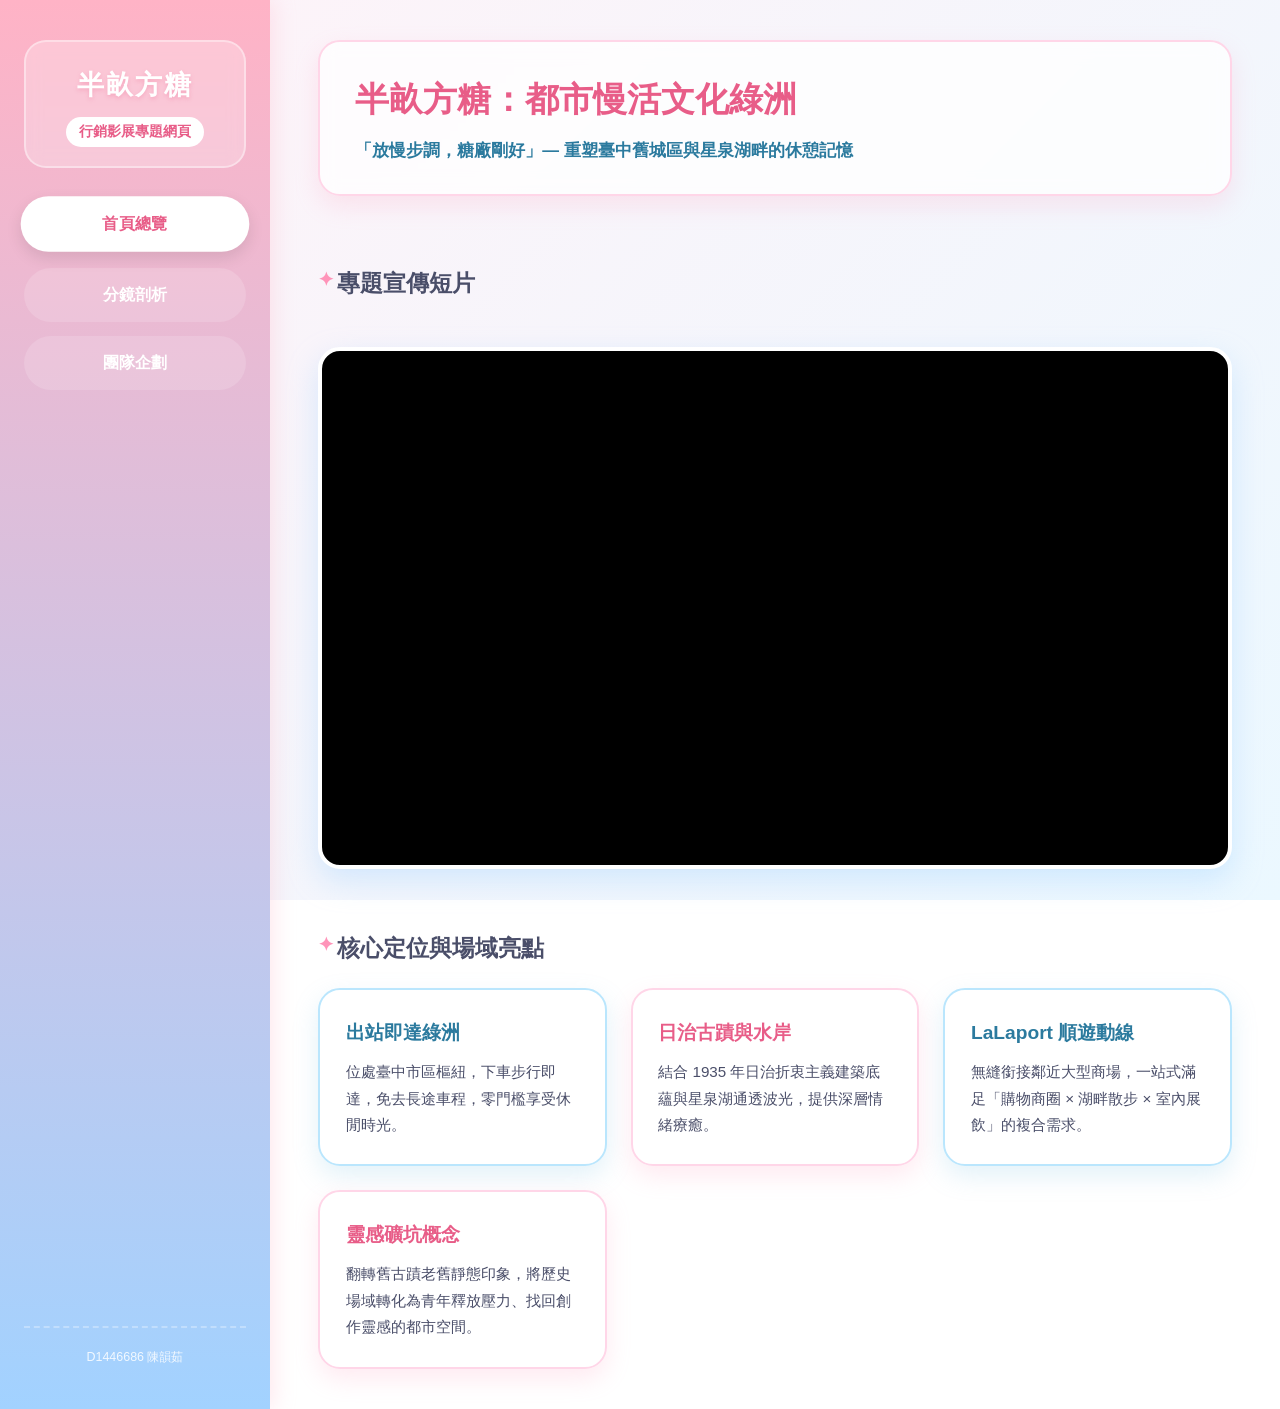
<file: index.html>
<!DOCTYPE html>
<html lang="zh-Hant">
<head>
  <meta charset="UTF-8">
  <meta name="viewport" content="width=device-width, initial-scale=1.0">
  <title>半畝方糖｜大二行銷影展專題網頁</title>
  <meta name="description" content="大二行銷影展專題《半畝方糖》—聚焦臺中帝國製糖廠與星泉湖畔，打造出站即達的都市慢活文化綠洲。">
  <meta name="keywords" content="半畝方糖, 帝國製糖廠, 星泉湖, 臺中景點, 都市綠洲, 行銷影展, 慢活文化">
  
  <!-- Open Graph 社交標籤 -->
  <meta property="og:title" content="半畝方糖｜大二行銷影展專題網頁">
  <meta property="og:description" content="放慢步調，糖廠剛好。探索臺中帝國製糖廠與星泉湖畔的都市慢活文化綠洲。">
  <meta property="og:type" content="website">
  <meta property="og:image" content="images/og-banner.jpg">
  
  <link rel="stylesheet" href="css/style.css">
</head>
<body>
  <div class="site-wrapper">
    <!-- 左側邊欄導覽列 -->
    <aside class="sidebar">
      <div>
        <div class="brand-box">
          <h1 class="brand-title">半畝方糖</h1>
          <p class="brand-subtitle">行銷影展專題網頁</p>
        </div>
        <nav>
          <ul class="nav-menu">
            <li class="nav-item"><a href="index.html" class="nav-link active">首頁總覽</a></li>
            <li class="nav-item"><a href="film.html" class="nav-link">分鏡剖析</a></li>
            <li class="nav-item"><a href="team.html" class="nav-link">團隊企劃</a></li>
          </ul>
        </nav>
      </div>
      <footer class="sidebar-footer">
  <p>D1446686 陳韻茹</p>
</footer>
    </aside>

    <!-- 主內容區 -->
    <main class="main-content">
      <header class="header-banner">
        <h2 class="page-title">半畝方糖：都市慢活文化綠洲</h2>
        <p class="page-tagline">「放慢步調，糖廠剛好」— 重塑臺中舊城區與星泉湖畔的休憩記憶</p>
      </header>

      <section>
        <h3 class="section-title">專題宣傳短片</h3>
        <!-- 16:9 RWD 自適應嵌入模式 -->
        <div class="video-container">
          <iframe width="560" height="315" src="https://www.youtube.com/embed/9Pt69ocH8tw?si=bbBnwbcCzIbg_3yb" title="YouTube video player" frameborder="0" allow="accelerometer; autoplay; clipboard-write; encrypted-media; gyroscope; picture-in-picture; web-share" referrerpolicy="strict-origin-when-cross-origin" allowfullscreen>
            
          </iframe>
        </div>
      </section>

      <section>
        <h3 class="section-title">核心定位與場域亮點</h3>
        <div class="grid-container">
          <article class="card">
            <h4 class="card-title">出站即達綠洲</h4>
            <p class="card-text">位處臺中市區樞紐，下車步行即達，免去長途車程，零門檻享受休閒時光。</p>
          </article>
          <article class="card">
            <h4 class="card-title">日治古蹟與水岸</h4>
            <p class="card-text">結合 1935 年日治折衷主義建築底蘊與星泉湖通透波光，提供深層情緒療癒。</p>
          </article>
          <article class="card">
            <h4 class="card-title">LaLaport 順遊動線</h4>
            <p class="card-text">無縫銜接鄰近大型商場，一站式滿足「購物商圈 × 湖畔散步 × 室內展飲」的複合需求。</p>
          </article>
          <article class="card">
            <h4 class="card-title">靈感礦坑概念</h4>
            <p class="card-text">翻轉舊古蹟老舊靜態印象，將歷史場域轉化為青年釋放壓力、找回創作靈感的都市空間。</p>
          </article>
        </div>
      </section>
    </main>
  </div>
</body>
</html>
</file>
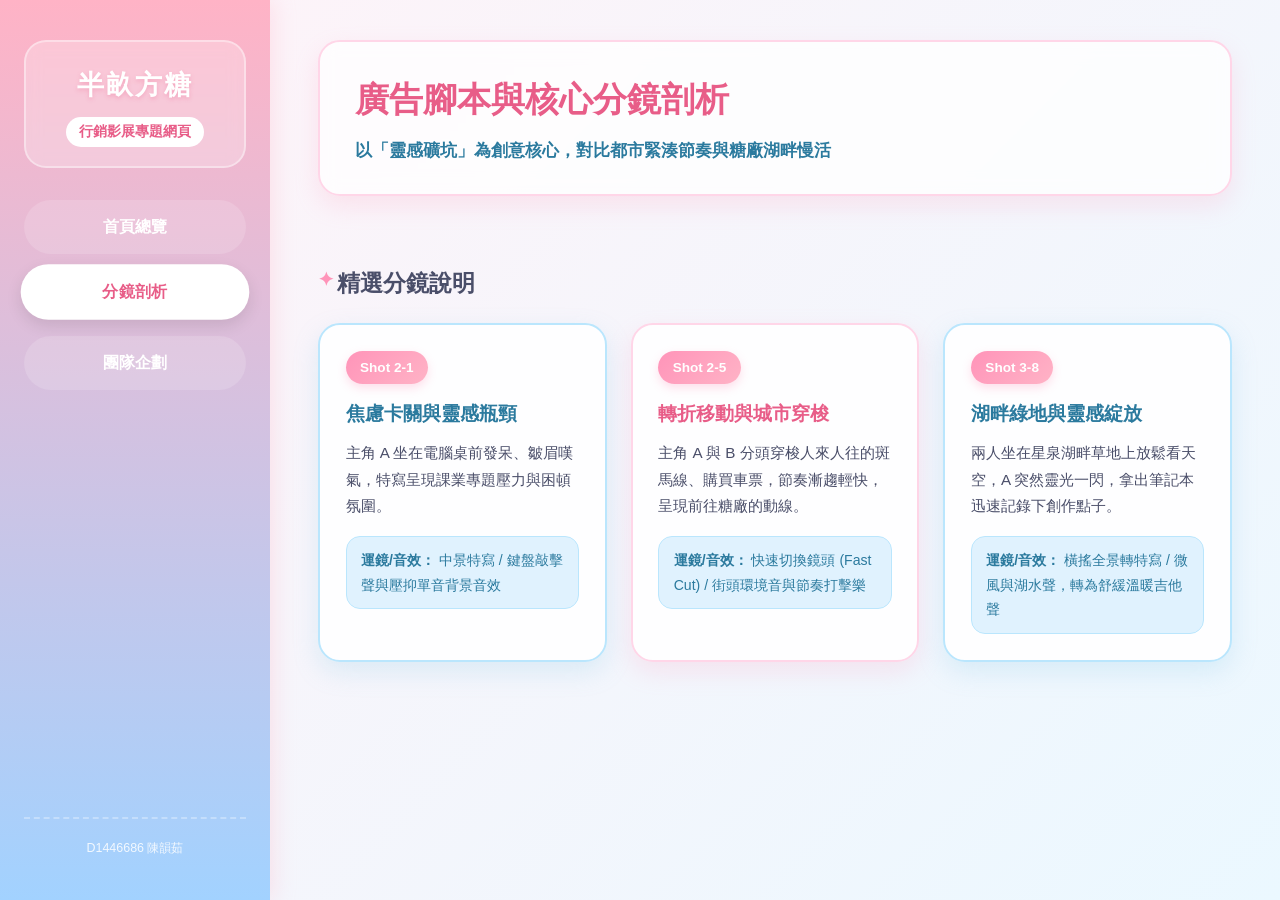
<file: film.html>
<!DOCTYPE html>
<html lang="zh-Hant">
<head>
  <meta charset="UTF-8">
  <meta name="viewport" content="width=device-width, initial-scale=1.0">
  <title>分鏡剖析｜半畝方糖 影展專題</title>
  <meta name="description" content="深入解析《半畝方糖》影展短片分鏡規劃與視覺運鏡重點。">
  <link rel="stylesheet" href="css/style.css">
</head>
<body>
  <div class="site-wrapper">
    <aside class="sidebar">
      <div>
        <div class="brand-box">
          <h1 class="brand-title">半畝方糖</h1>
          <p class="brand-subtitle">行銷影展專題網頁</p>
        </div>
        <nav>
          <ul class="nav-menu">
            <li class="nav-item"><a href="index.html" class="nav-link">首頁總覽</a></li>
            <li class="nav-item"><a href="film.html" class="nav-link active">分鏡剖析</a></li>
            <li class="nav-item"><a href="team.html" class="nav-link">團隊企劃</a></li>
          </ul>
        </nav>
      </div>
      <footer class="sidebar-footer">
  <p>D1446686 陳韻茹</p>
</footer>
    </aside>

    <main class="main-content">
      <header class="header-banner">
        <h2 class="page-title">廣告腳本與核心分鏡剖析</h2>
        <p class="page-tagline">以「靈感礦坑」為創意核心，對比都市緊湊節奏與糖廠湖畔慢活</p>
      </header>

      <section>
        <h3 class="section-title">精選分鏡說明</h3>
        <div class="grid-container">
          <article class="card">
            <span class="shot-badge">Shot 2-1</span>
            <h4 class="card-title">焦慮卡關與靈感瓶頸</h4>
            <p class="card-text">主角 A 坐在電腦桌前發呆、皺眉嘆氣，特寫呈現課業專題壓力與困頓氛圍。</p>
            <div class="shot-meta">
              <strong>運鏡/音效：</strong> 中景特寫 / 鍵盤敲擊聲與壓抑單音背景音效
            </div>
          </article>

          <article class="card">
            <span class="shot-badge">Shot 2-5</span>
            <h4 class="card-title">轉折移動與城市穿梭</h4>
            <p class="card-text">主角 A 與 B 分頭穿梭人來人往的斑馬線、購買車票，節奏漸趨輕快，呈現前往糖廠的動線。</p>
            <div class="shot-meta">
              <strong>運鏡/音效：</strong> 快速切換鏡頭 (Fast Cut) / 街頭環境音與節奏打擊樂
            </div>
          </article>

          <article class="card">
            <span class="shot-badge">Shot 3-8</span>
            <h4 class="card-title">湖畔綠地與靈感綻放</h4>
            <p class="card-text">兩人坐在星泉湖畔草地上放鬆看天空，A 突然靈光一閃，拿出筆記本迅速記錄下創作點子。</p>
            <div class="shot-meta">
              <strong>運鏡/音效：</strong> 橫搖全景轉特寫 / 微風與湖水聲，轉為舒緩溫暖吉他聲
            </div>
          </article>
        </div>
      </section>
    </main>
  </div>
</body>
</html>
</file>
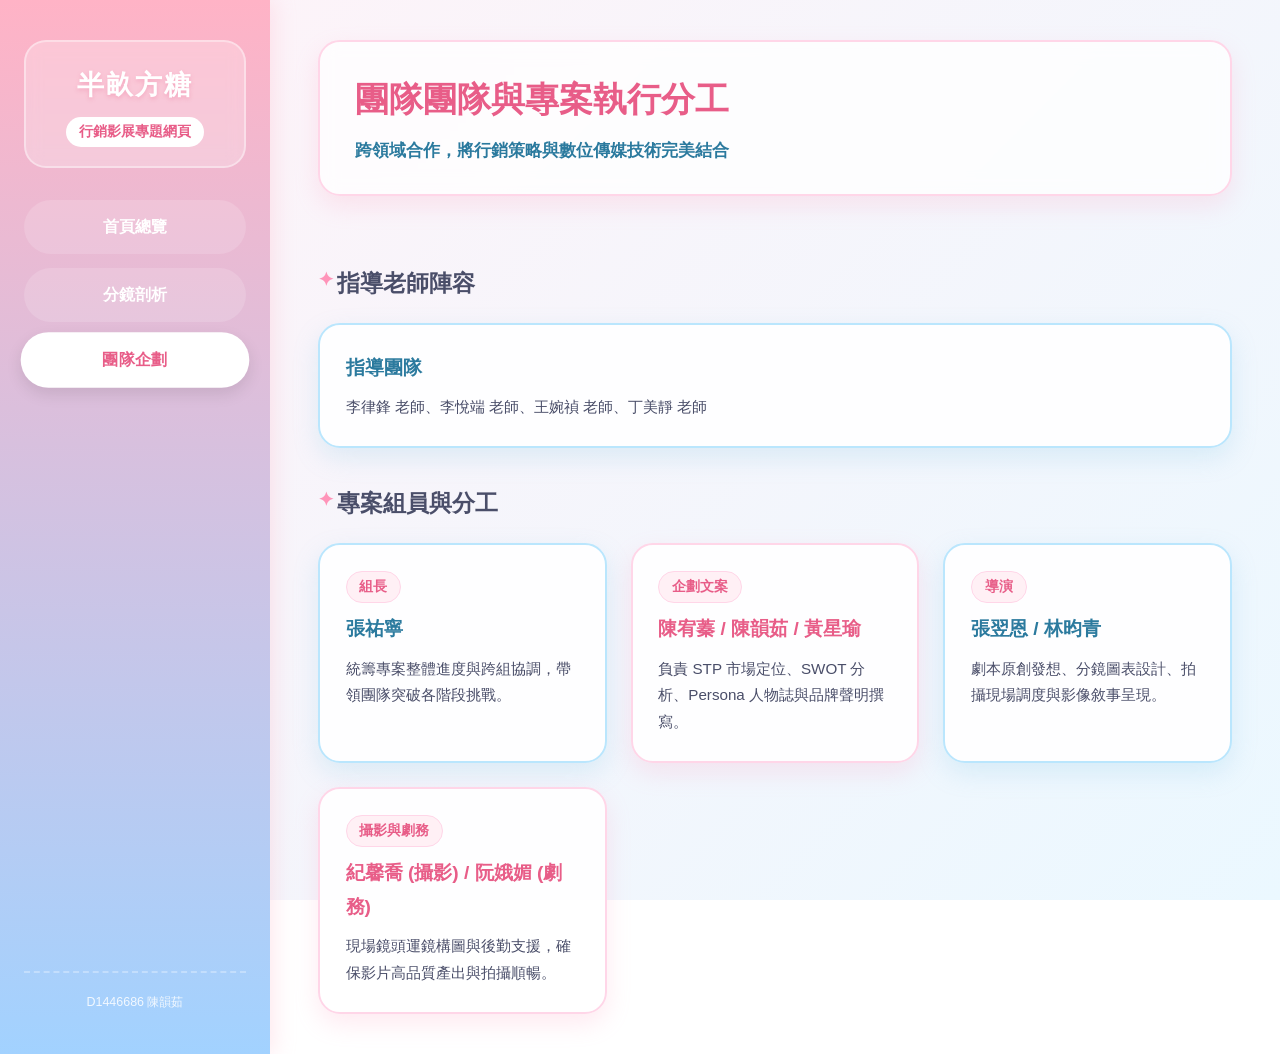
<file: team.html>
<!DOCTYPE html>
<html lang="zh-Hant">
<head>
  <meta charset="UTF-8">
  <meta name="viewport" content="width=device-width, initial-scale=1.0">
  <title>團隊企劃｜半畝方糖 影展專題</title>
  <meta name="description" content="《半畝方糖》大二行銷影展專案團隊成員介紹與指導老師陣容。">
  <link rel="stylesheet" href="css/style.css">
</head>
<body>
  <div class="site-wrapper">
    <aside class="sidebar">
      <div>
        <div class="brand-box">
          <h1 class="brand-title">半畝方糖</h1>
          <p class="brand-subtitle">行銷影展專題網頁</p>
        </div>
        <nav>
          <ul class="nav-menu">
            <li class="nav-item"><a href="index.html" class="nav-link">首頁總覽</a></li>
            <li class="nav-item"><a href="film.html" class="nav-link">分鏡剖析</a></li>
            <li class="nav-item"><a href="team.html" class="nav-link active">團隊企劃</a></li>
          </ul>
        </nav>
      </div>
      <footer class="sidebar-footer">
  <p>D1446686 陳韻茹</p>
</footer>
    </aside>

    <main class="main-content">
      <header class="header-banner">
        <h2 class="page-title">團隊團隊與專案執行分工</h2>
        <p class="page-tagline">跨領域合作，將行銷策略與數位傳媒技術完美結合</p>
      </header>

      <section>
        <h3 class="section-title">指導老師陣容</h3>
        <div class="grid-container">
          <div class="card">
            <h4 class="card-title">指導團隊</h4>
            <p class="card-text">李律鋒 老師、李悅端 老師、王婉禎 老師、丁美靜 老師</p>
          </div>
        </div>
      </section>

      <section>
        <h3 class="section-title">專案組員與分工</h3>
        <div class="grid-container">
          <div class="card">
            <div class="team-role">組長</div>
            <h4 class="card-title">張祐寧</h4>
            <p class="card-text">統籌專案整體進度與跨組協調，帶領團隊突破各階段挑戰。</p>
          </div>
          <div class="card">
            <div class="team-role">企劃文案</div>
            <h4 class="card-title">陳宥蓁 / 陳韻茹 / 黃星瑜</h4>
            <p class="card-text">負責 STP 市場定位、SWOT 分析、Persona 人物誌與品牌聲明撰寫。</p>
          </div>
          <div class="card">
            <div class="team-role">導演</div>
            <h4 class="card-title">張翌恩 / 林昀青</h4>
            <p class="card-text">劇本原創發想、分鏡圖表設計、拍攝現場調度與影像敘事呈現。</p>
          </div>
          <div class="card">
            <div class="team-role">攝影與劇務</div>
            <h4 class="card-title">紀馨喬 (攝影) / 阮娥媚 (劇務)</h4>
            <p class="card-text">現場鏡頭運鏡構圖與後勤支援，確保影片高品質產出與拍攝順暢。</p>
          </div>
        </div>
      </section>
    </main>
  </div>
</body>
</html>
</file>
<file: css/style.css>
/* ==========================================
   《半畝方糖》大二影展專題網頁 — 淺藍淺粉可愛風樣式表
   ========================================== */

:root {
  /* 可愛配色系統 */
  --primary-pink: #FF94B9;          /* 主配色：草莓棉花粉 */
  --primary-blue: #8ECAE6;          /* 主配色：晴空粉藍 */
  --pink-soft: #FFF0F5;             /* 柔粉底色 */
  --blue-soft: #E0F2FE;             /* 雲朵藍底色 */
  --bg-gradient: linear-gradient(135deg, #FFF3F8 0%, #EBF8FF 100%); /* 粉藍夢幻漸層 */
  
  --text-main: #4A4E69;             /* 深藍紫灰內文 (比純黑更溫柔) */
  --text-pink: #E85D88;             /* 粉色強調標題 */
  --text-blue: #2B7A9E;             /* 藍色強調標題 */
  
  --card-bg: rgba(255, 255, 255, 0.92);
  --border-pink: #FFD6E8;           /* 可愛粉紅邊框 */
  --border-blue: #BAE6FD;           /* 可愛粉藍邊框 */
  
  --radius-lg: 22px;                /* Q彈大圓角 */
  --radius-md: 14px;                /* 中圓角 */
  --radius-pill: 50px;              /* 膠囊圓角 */
  
  --shadow-pink: 0 10px 25px rgba(255, 148, 185, 0.2);
  --shadow-blue: 0 10px 25px rgba(142, 202, 230, 0.25);
  --sidebar-width: 270px;
}

* {
  box-sizing: border-box;
  margin: 0;
  padding: 0;
}

body {
  font-family: "MOPLUS Rounded 1c", "PingFang TC", "Microsoft JhengHei", sans-serif;
  background: var(--bg-gradient);
  background-attachment: fixed;
  color: var(--text-main);
  line-height: 1.75;
}

/* 雙欄主架構 */
.site-wrapper {
  display: flex;
  min-height: 100vh;
}

/* 左側邊導覽列 (Cute Sidebar) */
.sidebar {
  width: var(--sidebar-width);
  background: linear-gradient(180deg, #FFB3C6 0%, #A2D2FF 100%);
  color: #ffffff;
  padding: 2.5rem 1.5rem;
  flex-shrink: 0;
  display: flex;
  flex-direction: column;
  justify-content: space-between;
  box-shadow: 4px 0 20px rgba(255, 179, 198, 0.3);
}

.brand-box {
  background: rgba(255, 255, 255, 0.25);
  backdrop-filter: blur(8px);
  padding: 1.2rem;
  border-radius: var(--radius-lg);
  text-align: center;
  border: 2px solid rgba(255, 255, 255, 0.4);
}

.brand-title {
  font-size: 1.7rem;
  font-weight: 800;
  letter-spacing: 2px;
  color: #ffffff;
  text-shadow: 0 2px 4px rgba(232, 93, 136, 0.3);
}

.brand-subtitle {
  font-size: 0.85rem;
  background: #ffffff;
  color: var(--text-pink);
  display: inline-block;
  padding: 0.2rem 0.8rem;
  border-radius: var(--radius-pill);
  font-weight: bold;
  margin-top: 0.5rem;
}

.nav-menu {
  list-style: none;
  margin-top: 2rem;
}

.nav-item {
  margin-bottom: 0.9rem;
}

.nav-link {
  display: flex;
  align-items: center;
  justify-content: center;
  padding: 0.8rem 1.2rem;
  color: #ffffff;
  text-decoration: none;
  border-radius: var(--radius-pill);
  transition: all 0.3s cubic-bezier(0.34, 1.56, 0.64, 1);
  font-weight: 700;
  background: rgba(255, 255, 255, 0.15);
}

.nav-link:hover,
.nav-link.active {
  background: #ffffff;
  color: var(--text-pink);
  transform: translateY(-3px) scale(1.03);
  box-shadow: 0 6px 15px rgba(0, 0, 0, 0.1);
}

.sidebar-footer {
  font-size: 0.78rem;
  color: rgba(255, 255, 255, 0.85);
  text-align: center;
  border-top: 2px dashed rgba(255, 255, 255, 0.3);
  padding-top: 1.2rem;
}

/* 右側主要內容區 */
.main-content {
  flex: 1;
  padding: 2.5rem 3rem;
  overflow-y: auto;
}

.header-banner {
  background: rgba(255, 255, 255, 0.75);
  backdrop-filter: blur(10px);
  padding: 1.8rem 2.2rem;
  border-radius: var(--radius-lg);
  border: 2px solid var(--border-pink);
  box-shadow: var(--shadow-pink);
  margin-bottom: 2rem;
}

.page-title {
  font-size: 2.1rem;
  color: var(--text-pink);
  font-weight: 800;
  margin-bottom: 0.4rem;
}

.page-tagline {
  font-size: 1.05rem;
  color: var(--text-blue);
  font-weight: 600;
}

/* 標題與可愛裝飾 */
.section-title {
  font-size: 1.45rem;
  color: var(--text-main);
  margin: 2.2rem 0 1.2rem;
  display: inline-block;
  position: relative;
  padding-left: 1.2rem;
}

.section-title::before {
  content: "✦";
  position: absolute;
  left: 0;
  color: var(--primary-pink);
  font-size: 1.2rem;
}

/* CSS Grid 軟糖質感卡片系統 */
.grid-container {
  display: grid;
  grid-template-columns: repeat(auto-fit, minmax(240px, 1fr));
  gap: 1.5rem;
}

.card {
  background: var(--card-bg);
  border-radius: var(--radius-lg);
  padding: 1.6rem;
  border: 2px solid var(--border-blue);
  box-shadow: var(--shadow-blue);
  transition: all 0.3s cubic-bezier(0.34, 1.56, 0.64, 1);
  position: relative;
  overflow: hidden;
}

.card:nth-child(even) {
  border-color: var(--border-pink);
  box-shadow: var(--shadow-pink);
}

.card:hover {
  transform: translateY(-6px);
  background: #ffffff;
}

.card-title {
  font-size: 1.2rem;
  color: var(--text-blue);
  margin-bottom: 0.6rem;
  font-weight: 700;
}

.card:nth-child(even) .card-title {
  color: var(--text-pink);
}

.card-text {
  font-size: 0.95rem;
  color: var(--text-main);
}

/* 16:9 可愛圓角自適應影片區塊 */
.video-container {
  position: relative;
  width: 100%;
  padding-top: 56.25%;
  border-radius: var(--radius-lg);
  overflow: hidden;
  box-shadow: 0 12px 30px rgba(162, 210, 255, 0.4);
  border: 4px solid #ffffff;
  background-color: #000;
  margin: 1.5rem 0;
}

.video-container iframe {
  position: absolute;
  top: 0;
  left: 0;
  width: 100%;
  height: 100%;
  border: 0;
}

/* 可愛標籤與分鏡 Badge */
.shot-badge {
  display: inline-block;
  background: linear-gradient(135deg, var(--primary-pink) 0%, #FFB3C6 100%);
  color: #ffffff;
  padding: 0.3rem 0.9rem;
  border-radius: var(--radius-pill);
  font-size: 0.85rem;
  font-weight: 800;
  margin-bottom: 0.8rem;
  box-shadow: 0 4px 10px rgba(255, 148, 185, 0.3);
}

.shot-meta {
  margin-top: 1rem;
  font-size: 0.88rem;
  background: var(--blue-soft);
  color: var(--text-blue);
  padding: 0.7rem 0.9rem;
  border-radius: var(--radius-md);
  border: 1px solid var(--border-blue);
}

/* 團隊頁面角色標籤 */
.team-role {
  display: inline-block;
  background: var(--pink-soft);
  color: var(--text-pink);
  padding: 0.2rem 0.8rem;
  border-radius: var(--radius-pill);
  font-weight: 800;
  font-size: 0.85rem;
  margin-bottom: 0.6rem;
  border: 1px solid var(--border-pink);
}

/* 響應式斷點 (Media Queries) */
@media (max-width: 900px) {
  .site-wrapper {
    flex-direction: column;
  }

  .sidebar {
    width: 100%;
    padding: 1.5rem;
    border-radius: 0 0 var(--radius-lg) var(--radius-lg);
  }

  .nav-menu {
    display: flex;
    gap: 0.6rem;
  }

  .nav-item {
    margin-bottom: 0;
    flex: 1;
  }

  .main-content {
    padding: 1.5rem;
  }
}

@media (max-width: 600px) {
  .page-title {
    font-size: 1.65rem;
  }

  .nav-menu {
    flex-direction: column;
    gap: 0.4rem;
  }

  .grid-container {
    grid-template-columns: 1fr;
  }
}
</file>
